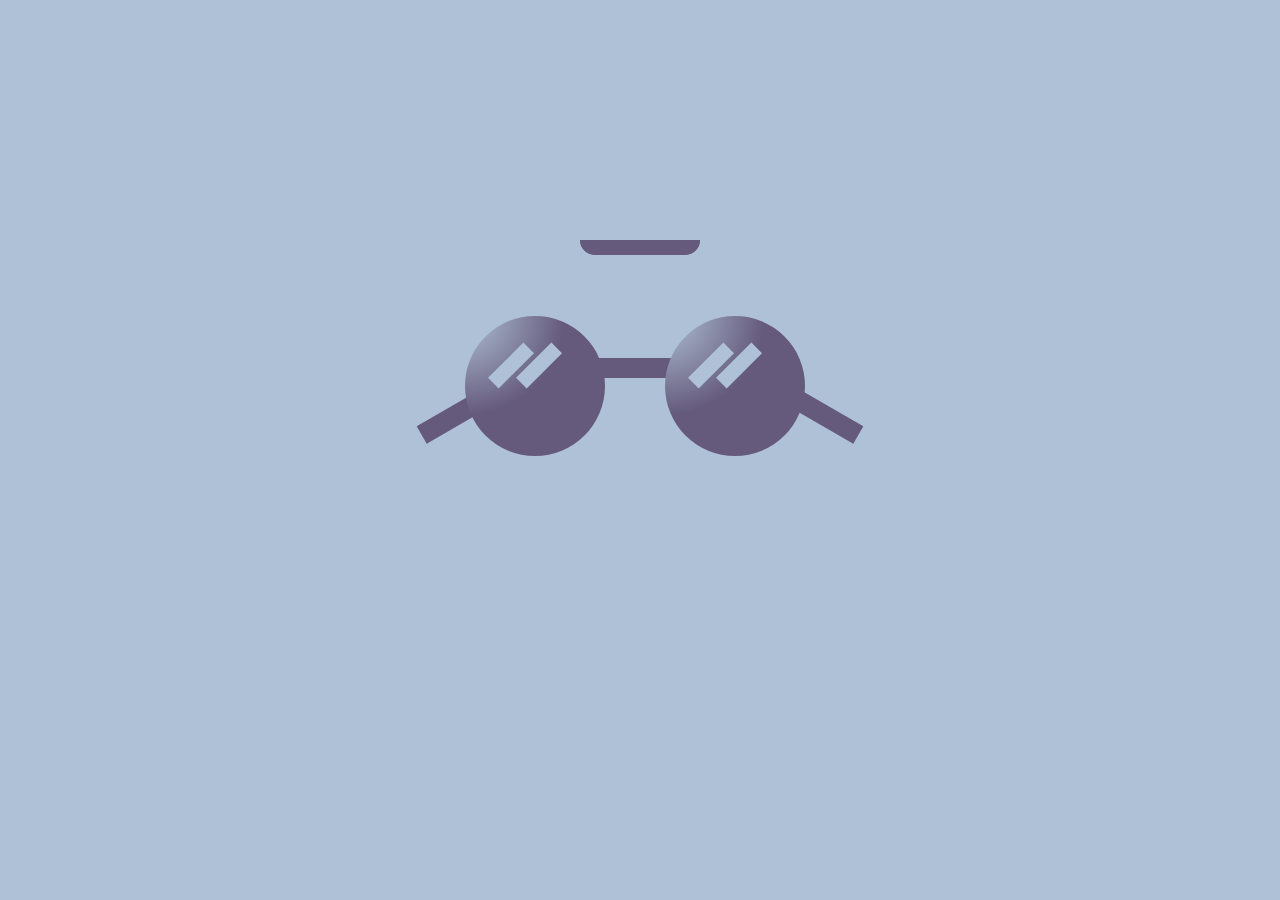
<file: blueFaceWithGlasses/index.html>
<!DOCTYPE html>
<html lang="en">
<head>
    <meta charset="UTF-8">
    <meta name="viewport" content="width=device-width, initial-scale=1.0">
    <link rel="stylesheet" href="style.css">
    <title>Document</title>
</head>
<body>
    <div class="stick left"></div>
    <div class="stick right"></div>
    <div class="stick center"></div>
    <div class="circle left">
        <div class="first sun"></div>
        <div class="second sun"></div>
    </div>
    <div class="circle right">
        <div class="first sun"></div>
        <div class="second sun"></div>
    </div>
    <div id="smile" class="smile"></div>

    <script src="main.js"></script>
</body>
</html>
</file>
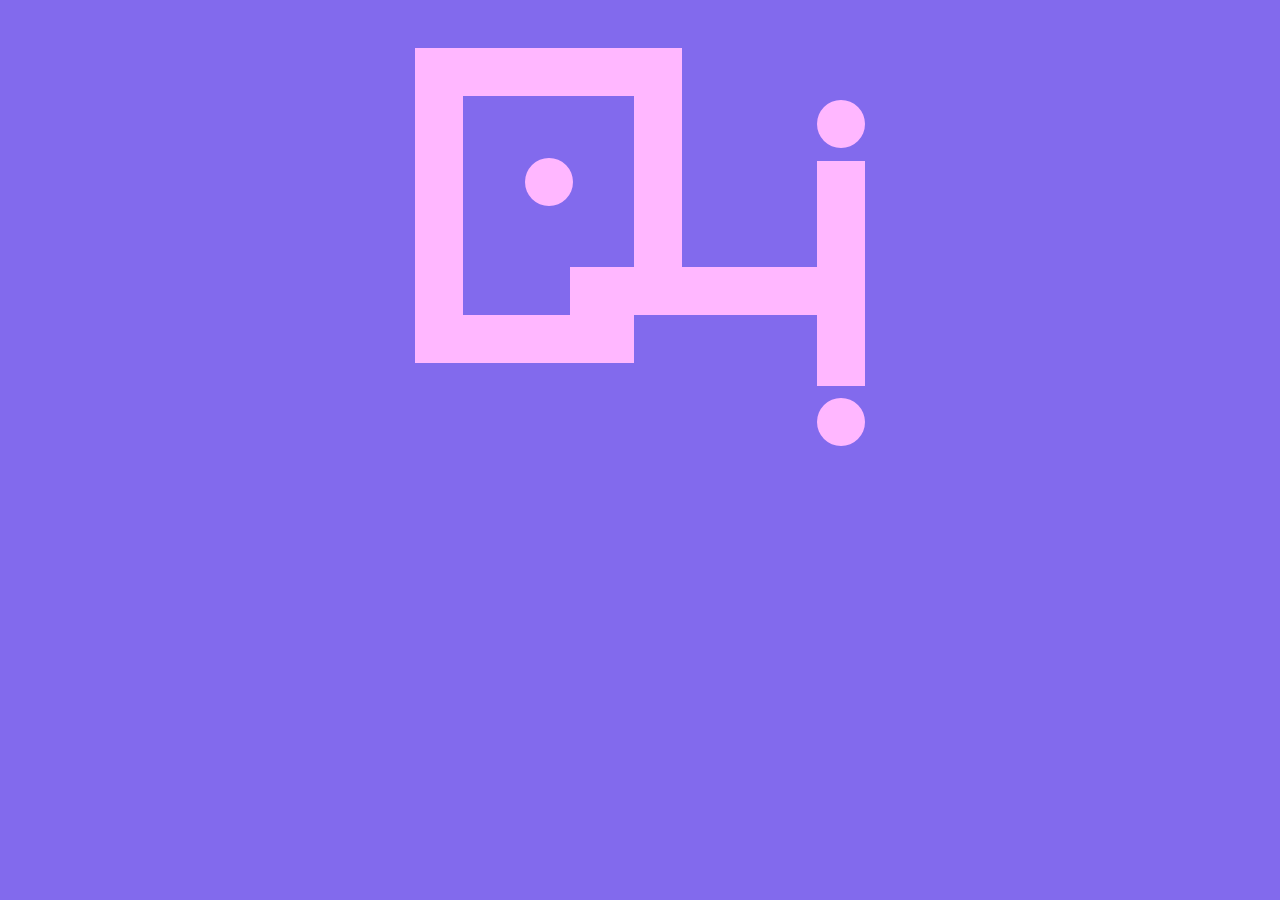
<file: borders-and-circles/index.html>
<!DOCTYPE html>
<html lang="en">
<head>
    <meta charset="UTF-8">
    <meta name="viewport" content="width=device-width, initial-scale=1.0">
    <title>Document</title>
</head>
<body>
    <style>
        body { 
           background: #826aed; 
           display: flex;
           justify-content: center;
           margin: 3rem;
           padding: 0;
           height: 50vh;
        }
        .container{
           height: 100%;
           aspect-ratio: 1;
           position: relative;
        }
        .column{
           display:flex;
           flex-direction: column;
        }
        .ball{
           width: 3rem;
           aspect-ratio:1;
           background: #ffb7ff;
           border-radius: 50%;
        }
        .square1{
           border: 3rem solid #ffb7ff;
           border-bottom: 0;
           width:38%;
           aspect-ratio:1;
           display: flex;
           justify-content: center;
           align-items: center;
        }
        .square2{
           border: 3rem solid #ffb7ff;
           border-top: 0;
           border-right:4rem solid #ffb7ff;
           width:calc(38% + 3rem);
           height:6rem;
           box-sizing:border-box;
        }
        .horizontal{
           background: #ffb7ff;
           position: absolute;
           top:calc(3rem + 38%);
           right: 0;
           height:3rem;
           width:52%;
        }
        .right{
           position: absolute;
           top: 0;
           right: 0;
           justify-content: center;
           height: 100%;
           gap: 0.8rem
        }
        .vertical{
           width: 3rem;
           background: #ffb7ff;
           height: 50%;
        }
        </style>
        <div class="container">
           <div class="column">
              <div class="square1">
                 <div class="ball"></div>
              </div>
              <div class="square2"></div>
           </div>
           <div class="horizontal"></div>
           <div class="column right">
              <div class="ball"></div>
              <div class="vertical"></div>
              <div class="ball"></div>
           </div>
        </div>
</body>
</html>
</file>
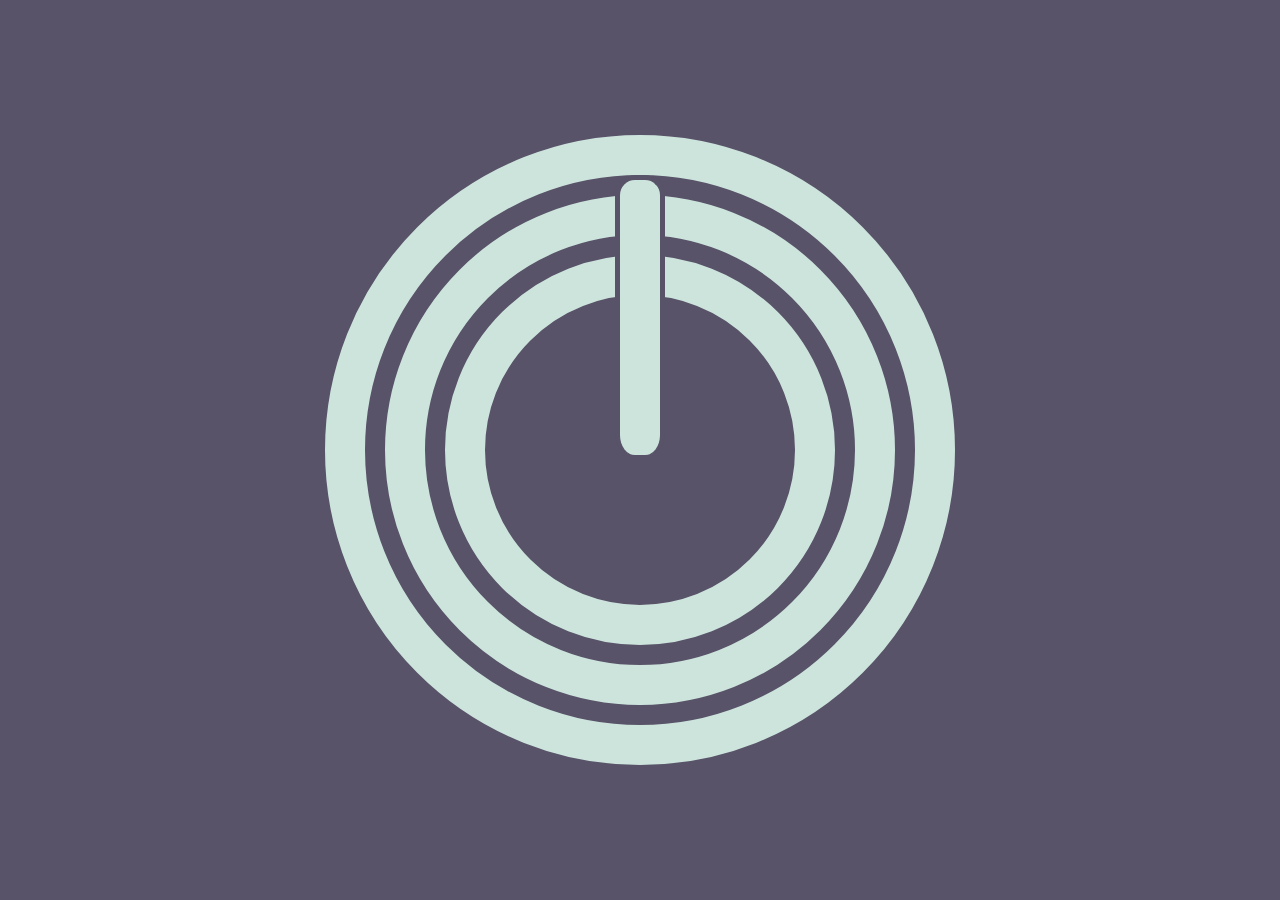
<file: Clock/index.html>
<!DOCTYPE html>
<html lang="en">
<head>
    <meta charset="UTF-8">
    <meta name="viewport" content="width=device-width, initial-scale=1.0">
    <link rel="stylesheet" href="style.css">
    <title>clock</title>
</head>
<body>
    <div class="container">
        <div class="first-circle">
            <div class="second-circle">
                <div class="third-circle">
                    <div class="line"></div>
                </div>
                <div class="line"></div>
            </div>
            <div class="line"></div>
        </div>
    </div>
</body>
</html>
</file>
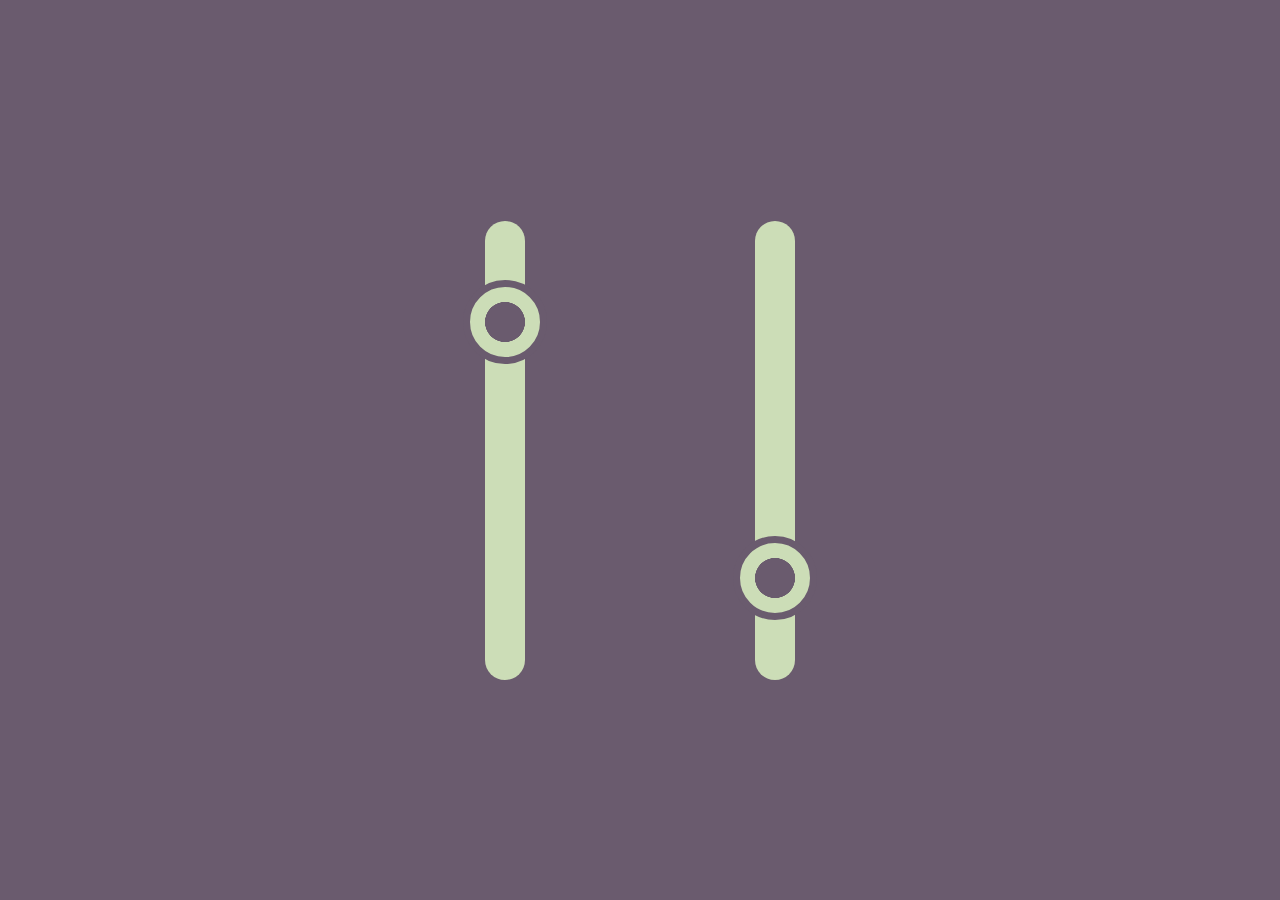
<file: mixer-sliders/index.html>
<!DOCTYPE html>
<html lang="en">
<head>
    <meta charset="UTF-8">
    <meta name="viewport" content="width=device-width, initial-scale=1.0">
    <link rel="stylesheet" href="style.css">
    <title>Document</title>
</head>
<body>
    <div class="container">
        <div class="half">
            <div class="slider"></div>
            <div class="circle top"></div>
        </div>
        <div class="half">
            <div class="slider"></div>
            <div class="circle bottom"></div>
        </div>
    </div>
</body>
</html>
</file>
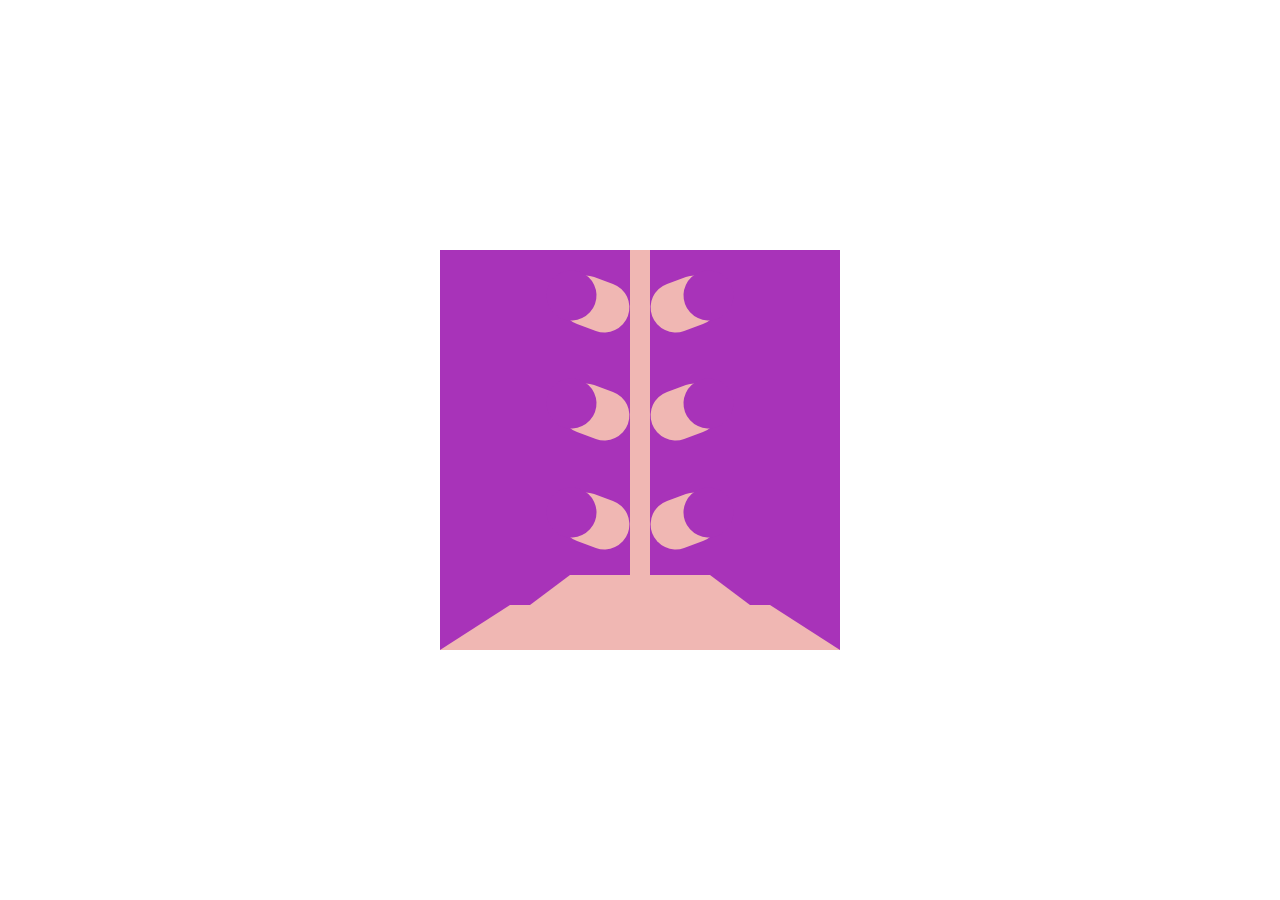
<file: plant/index.html>
<!DOCTYPE html>
<html lang="en">
<head>
    <meta charset="UTF-8">
    <meta name="viewport" content="width=device-width, initial-scale=1.0">
    <link rel="stylesheet" href="style.css">
    <title>Document</title>
</head>
<body>
    <div class="container">
        <div class="base1"></div>
        <div class="base2"></div>
        <div class="plant">
            <div class="leaf">
                <div class="ball"></div>
            </div>
            <div class="leaf">
                <div class="ball"></div>
            </div>
            <div class="leaf">
                <div class="ball"></div>
            </div>
            <div class="stem"></div>
            <div class="leaf right">
                <div class="ball"></div>
            </div>
            <div class="leaf right">
                <div class="ball"></div>
            </div>
            <div class="leaf right">
                <div class="ball"></div>
            </div>
        </div>     
    </div>
</body>
</html>
</file>
<file: blueFaceWithGlasses/style.css>
html{
    height: 100vh;
    display: flex;
    justify-content: center;
    align-items: center;
}
body { 
    background: #afc1d6; 
    position: relative;
    margin: 0;
    overflow: hidden;
    height: 420px;
    aspect-ratio: 1;
 }
 .stick{
    position: absolute;
    height: 20px;
    width: 100px;
    background: #655a7c;
    top: 38%;
 }
 .stick.left{
    left: -15px;
    transform: rotate(-30deg);
    animation: glasses-left 0.7s infinite ease-in-out;
    animation-direction: alternate-reverse;
 }
 .stick.right{
    right: -15px;
    transform: rotate(30deg);
    animation: glasses-right 0.7s infinite ease-in-out;
    animation-direction: alternate-reverse;
 }
 .stick.center{
    top: 28%;
    left: 35%;
    animation: glasses 0.7s infinite ease-in-out;
    animation-direction: alternate-reverse;
 }
 .circle{
    position: absolute;
    background: radial-gradient(at top left, #afc1d6 0%, #655a7c 50%);
    width: 140px;
    aspect-ratio: 1;
    border-radius: 100%;
    top: 18%;
    animation: glasses 0.7s infinite ease-in-out;
    animation-direction: alternate-reverse;
 }
 .circle.left{
    left: 35px;
 }
 .circle.right{
    right: 45px;
 }
 .circle .sun{
    width: 50px;
    height: 15px;
    position: absolute;
    background:#afc1d6;
    top: 30%;
    transform: rotate(-45deg);
 }
 .sun.first{
    left:15%;
 }
 .sun.second{
    left:35%;
 }
 .smile{
    position: absolute;
    border: 15px solid #655a7c;
    border-top: 0;
    width: 120px;
    /* aspect-ratio: 2; */
    border-radius: 0 0 200px 200px;
    /* bottom: 18%; */
    left: 50%;
    margin-left:-60px;
    box-sizing: border-box;
    animation: smile 0.7s infinite ease-in-out;
    animation-direction: alternate;
    background: #655a7c;
 }

 @keyframes smile{
    0%{
        height: 30px;
        bottom: 30%;
    }
    100%{
        height: 60px;
        bottom: 20%;
    }
 }
 @keyframes glasses{
    0%{
        transform: translateY(0);
    }
    100%{
        transform: translateY(15px);
    }
 }
 @keyframes glasses-left{
    0%{
        transform: translateY(0%) rotate(-30deg);
    }
    100%{
        transform: translateY(20px) rotate(-30deg);
    }
 }
 @keyframes glasses-right{
    0%{
        transform: translateY(0%) rotate(30deg);
    }
    100%{
        transform: translateY(20px) rotate(30deg);
    }
 }
</file>
<file: Clock/style.css>
html, body{
    margin: 0;
    padding: 0;
}
.container{
    background-color: #585368;
    width: 100%;
    height: 100vh;
    display: flex;
    align-items: center;
    justify-content: center;
    box-sizing: border-box;
}
.first-circle{
    box-sizing: border-box;
    height: 70%;
    aspect-ratio: 1;
    border: solid 40px #CDE4DD;
    border-radius: 50%;
    display: flex;
    align-items: center;
    justify-content: center;
    position: relative;
}
.second-circle{
    box-sizing: border-box;
    aspect-ratio: 1;
    flex-grow: 1;
    border: solid 40px #CDE4DD;
    border-radius: 50%;
    display: flex;
    align-items: center;
    justify-content: center;
    margin: 20px;
    position: relative;
}
.third-circle{
    box-sizing: border-box;
    aspect-ratio: 1;
    flex-grow: 1;
    margin: 20px;
    border: solid 40px #CDE4DD;
    border-radius: 50%;
    display: flex;
    align-items: center;
    justify-content: center;
    position: relative;
}
.line{
    width: 40px;
    height: 50%;
    position: absolute;
    background-color: #CDE4DD;
    align-self: flex-start;
    border-radius: 20px;
    transform-origin: 50% 100%;
    border: 5px solid #585368;
    border-bottom: 0px;
}
.first-circle .line{
    animation: seconds 1s infinite linear;
}
.second-circle .line{
    /* transform: rotate(-90deg); */
    animation: seconds 60s infinite linear;
}
.third-circle .line{
    /* transform: rotate(135deg); */
    animation: seconds 720s infinite linear;
}

@keyframes seconds {
    to{
        transform: rotate(360deg);
    }
}
@keyframes minutes {
    to{
        transform: rotate(270deg);
    }
}
@keyframes hours {
    to{
        transform: rotate(495deg);
    }
}
</file>
<file: mixer-sliders/style.css>
html, body{
    margin: 0;
    background: #6a5b6e;
    position: relative;
    display: flex;
    justify-content: center;
    align-items: center;
    width: 100%;
    height: 100vh;
    margin: auto;
    flex: 1 1 auto;
}
.container{
    height: 60%;
    aspect-ratio: 1;
    /* background: rgba(200, 200, 200, .2); */
    display: flex;
    flex-direction: row;
    position: relative;
    border-radius: 20px;
}
.half{
    width: 50%;
    height: 100%;
    display: flex;
    justify-content: center;
    align-items: center;
}
.slider{
    background: #ccddb7;
    width: 40px;
    height: 85%;
    border-radius: 20px;
}
.circle{
    width: 70px;
    aspect-ratio: 1;
    border-radius: 50%;
    background: radial-gradient(#6a5b6e 40%, #ccddb7 41%);
    position: absolute;
    border: 7px solid #6a5b6e;
}

.top{
 top: 100px;
 animation: goDown 1s alternate ease infinite;
}
.bottom{
    bottom: 100px;
    animation: goUp 1s alternate ease-in-out infinite;
}

@keyframes goUp{
    to{
        transform: translateY(-300px);
    }
}
@keyframes goDown{
    to{
        transform: translateY(300px);
    }
}
</file>
<file: plant/style.css>
html, body{
    width: 100%;
    height: 100vh;
    margin: 0;
    display: flex;
    justify-content: center;
    align-items: center;
}
.container { 
    background: #a833b9; 
    margin: 0; 
    position:relative; 
    width:400px;
    display: flex;
    flex-direction: column-reverse;
    align-items: center;
    justify-content: center;
 }
 .base1{
    box-sizing: border-box;
    width: 100%;
    border: 70px solid transparent;
    border-bottom: 45px solid #f0b7b3 !important;
    border-top: 0px;
 }
 .base2{
    box-sizing: border-box;
    width: 55%;
    border: 40px solid transparent;
    border-bottom: 30px solid #f0b7b3 !important;
    border-top:0px;
 }
 .plant{
    width:100%;
    height: 325px;
    display: flex;
    flex-direction: column;
    flex-wrap: wrap;
    align-content: center;
    justify-content: space-around;
 }
 .stem{
    width: 20px;
    height: 100%;
    background: #f0b7b3;
    flex: 1 1 auto;
 }
 .leaf{
    width: 70px;
    height: 50px;
    background: #f0b7b3;
    border-radius: 25px;
    transform: rotate(20deg);
    align-self: flex-end;
    box-sizing: border-box;
 }
 .leaf.right{
    transform: rotate(160deg);
    align-self: flex-start;
 }
 .ball{
    height: 100%;
    aspect-ratio: 1;
    background: #a833b9;
    border-radius: 50%;
    transform: translateX(-15px);
 }
</file>
